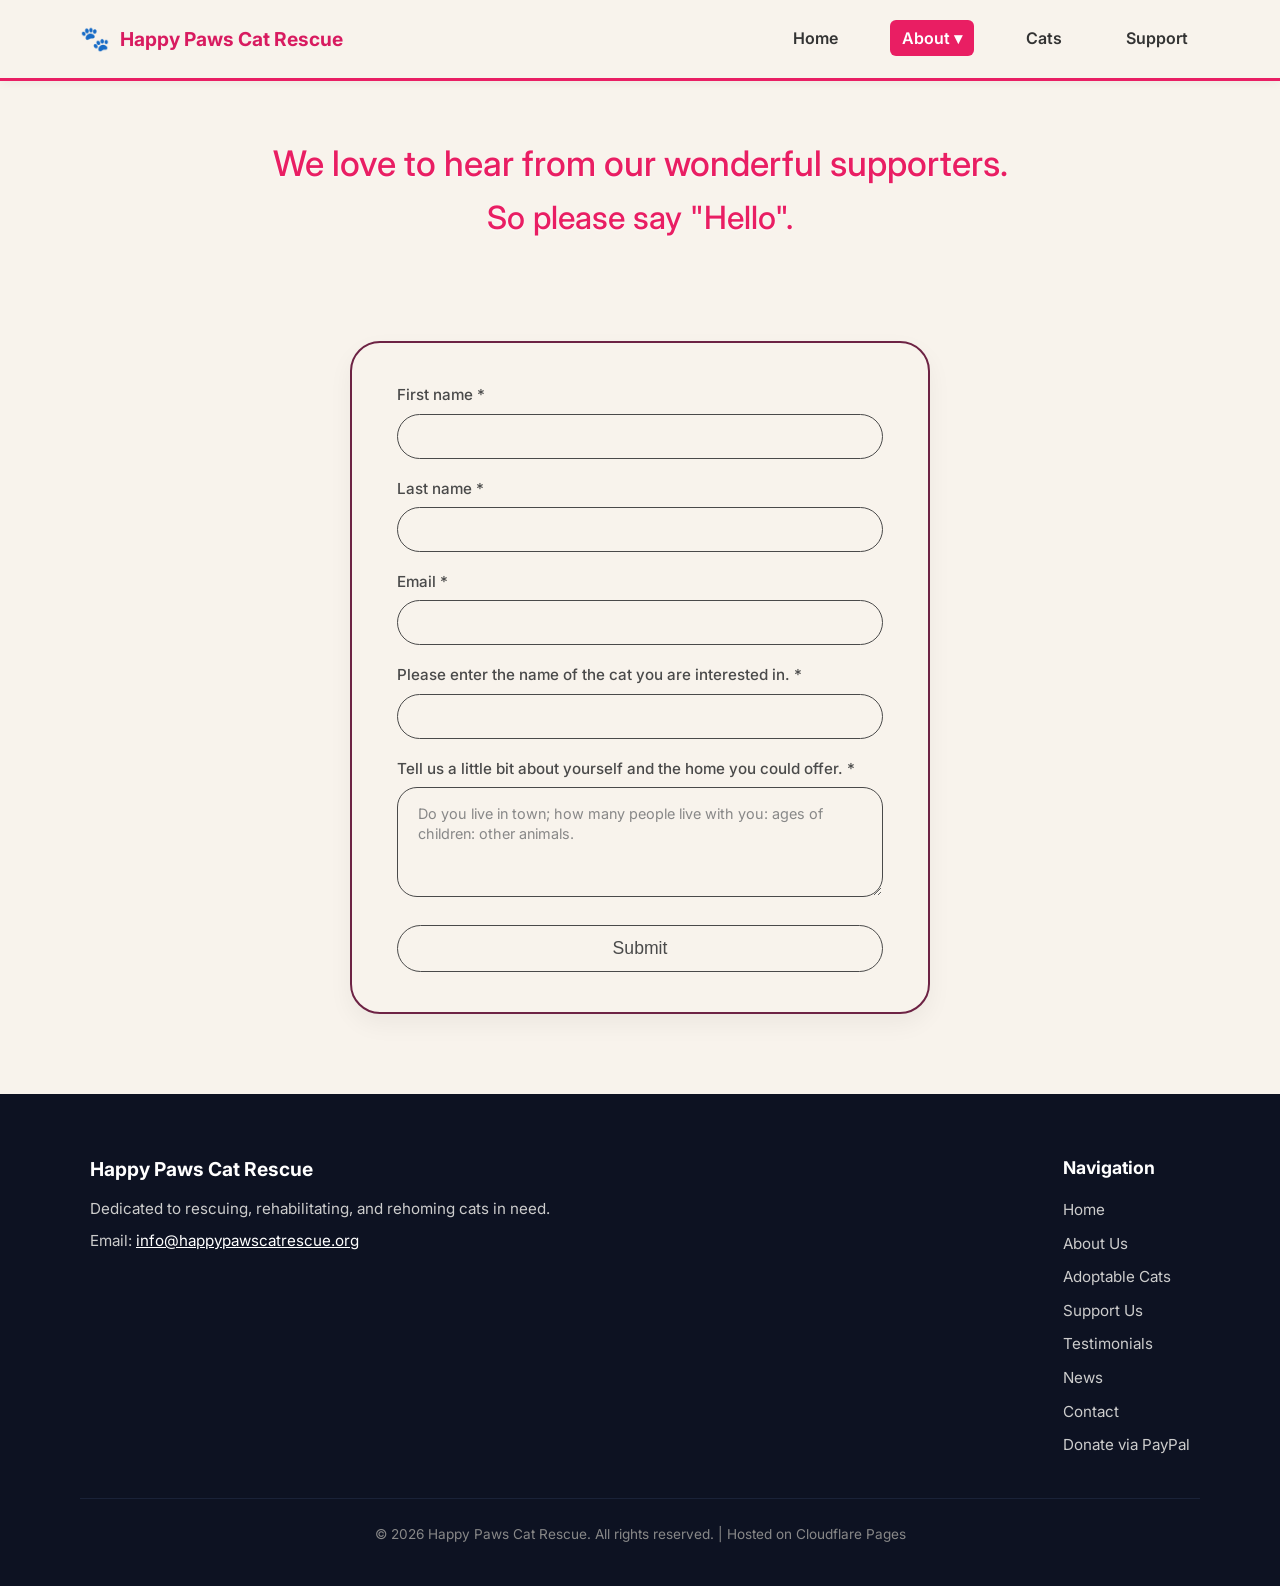
<file: contact.html>
<!DOCTYPE html>
<html lang="en">
<head>
  <meta charset="UTF-8">
  <meta name="viewport" content="width=device-width, initial-scale=1.0">
  <title>Contact Us | Happy Paws Cat Rescue</title>
  <link rel="preconnect" href="https://fonts.googleapis.com">
  <link rel="preconnect" href="https://fonts.gstatic.com" crossorigin>
  <link href="https://fonts.googleapis.com/css2?family=Inter:wght@400;500;600;700&display=swap" rel="stylesheet">
  <link rel="stylesheet" href="style.css">
  <style>
    * {
      box-sizing: border-box;
      margin: 0;
      padding: 0;
    }

    body {
      font-family: 'Inter', sans-serif;
      background-color: #F8F3EC;
      color: #4A4A4A;
      line-height: 1.6;
    }

    /* Navbar */
    .navbar {
      display: flex;
      justify-content: space-between;
      align-items: center;
      padding: 20px 80px;
      background-color: #F8F3EC;
    }

    .logo {
      display: flex;
      align-items: center;
      gap: 10px;
      text-decoration: none;
      font-weight: 700;
      color: #D81B60;
      font-size: 1.2rem;
    }

    .logo-icon {
      font-size: 1.5rem;
    }

    .nav-links {
      display: flex;
      list-style: none;
      gap: 40px;
      align-items: center;
    }

    .nav-links a {
      text-decoration: none;
      color: #333333;
      font-weight: 600;
      font-size: 1rem;
    }

    .nav-links li.dropdown {
      position: relative;
    }

    .dropdown-menu {
      display: none;
      position: absolute;
      top: 100%;
      left: 0;
      background-color: #ffffff;
      min-width: 160px;
      box-shadow: 0 4px 12px rgba(0, 0, 0, 0.15);
      border-radius: 8px;
      padding: 8px 0;
      margin: 0;
      list-style: none;
      z-index: 1000;
    }

    .dropdown-menu li {
      width: 100%;
    }

    .dropdown-menu li a {
      display: block;
      padding: 10px 16px;
      color: #333333;
      text-decoration: none;
      white-space: nowrap;
      font-weight: 500;
    }

    .dropdown-menu li a:hover {
      background-color: #f5f5f5;
      color: #e91e63;
    }

    .nav-links li.dropdown:hover .dropdown-menu {
      display: block;
    }

    /* Hero Banner Area */
    .contact-hero {
      position: relative;
      width: 100%;
      max-width: 1100px;
      height: 480px;
      margin: 20px auto 0;
      border-radius: 12px;
      overflow: hidden;
      background-image: url('https://images.unsplash.com/photo-1514888286974-6c03e2ca1dba?auto=format&fit=crop&w=1200&q=80');
      background-size: cover;
      background-position: center;
      display: flex;
      flex-direction: column;
      align-items: center;
      padding-top: 40px;
      text-align: center;
    }

    .contact-hero-text h1 {
      color: #E91E63;
      font-size: 2.2rem;
      font-weight: 500;
      line-height: 1.3;
      margin-bottom: 5px;
      text-shadow: 0 1px 2px rgba(255, 255, 255, 0.8);
    }

    .contact-hero-text p {
      color: #E91E63;
      font-size: 2rem;
      font-weight: 500;
      text-shadow: 0 1px 2px rgba(255, 255, 255, 0.8);
    }

    /* Overlapping Form Card */
    .form-wrapper {
      max-width: 620px;
      margin: -240px auto 80px;
      position: relative;
      z-index: 10;
      padding: 0 20px;
    }

    .contact-card {
      background-color: #F8F3EC;
      border: 2px solid #6D2344;
      border-radius: 30px;
      padding: 40px 45px;
      box-shadow: 0 10px 25px rgba(0,0,0,0.05);
    }

    .contact-form {
      display: flex;
      flex-direction: column;
      gap: 18px;
    }

    .form-group {
      display: flex;
      flex-direction: column;
      gap: 6px;
    }

    .form-group label {
      font-size: 0.95rem;
      color: #4A4A4A;
      font-weight: 500;
    }

    .form-input {
      width: 100%;
      padding: 12px 20px;
      background-color: #F8F3EC;
      border: 1.5px solid #4A4A4A;
      border-radius: 50px;
      font-family: inherit;
      font-size: 0.95rem;
      color: #333333;
      outline: none;
      transition: border-color 0.2s ease;
    }

    .form-input:focus {
      border-color: #E91E63;
    }

    .form-textarea {
      width: 100%;
      padding: 16px 20px;
      background-color: #F8F3EC;
      border: 1.5px solid #4A4A4A;
      border-radius: 20px;
      font-family: inherit;
      font-size: 0.95rem;
      color: #333333;
      outline: none;
      resize: vertical;
      min-height: 110px;
      transition: border-color 0.2s ease;
    }

    .form-textarea::placeholder {
      color: #888888;
      font-size: 0.9rem;
      line-height: 1.4;
    }

    .form-textarea:focus {
      border-color: #E91E63;
    }

    .btn-submit {
      width: 100%;
      padding: 12px 0;
      background-color: transparent;
      border: 1.5px solid #4A4A4A;
      border-radius: 50px;
      color: #4A4A4A;
      font-size: 1.1rem;
      font-weight: 500;
      cursor: pointer;
      margin-top: 10px;
      transition: all 0.2s ease;
    }

    .btn-submit:hover {
      background-color: #4A4A4A;
      color: #ffffff;
    }

    /* Dark Two-Column Global Footer */
    .dark-footer {
      background-color: #0d1222;
      color: #ffffff;
      padding: 60px 80px 40px;
    }

    .footer-top-grid {
      max-width: 1100px;
      margin: 0 auto 40px;
      display: flex;
      justify-content: space-between;
      gap: 60px;
    }

    .footer-info-col h3 {
      font-size: 1.2rem;
      font-weight: 700;
      margin-bottom: 12px;
    }

    .footer-info-col p {
      color: #cccccc;
      font-size: 0.95rem;
      margin-bottom: 8px;
    }

    .footer-info-col a {
      color: #ffffff;
      text-decoration: underline;
    }

    .footer-nav-col h4 {
      font-size: 1.1rem;
      font-weight: 700;
      margin-bottom: 15px;
    }

    .footer-nav-col ul {
      list-style: none;
      display: flex;
      flex-direction: column;
      gap: 8px;
    }

    .footer-nav-col a {
      color: #cccccc;
      text-decoration: none;
      font-size: 0.95rem;
      transition: color 0.2s ease;
    }

    .footer-nav-col a:hover {
      color: #E91E63;
    }

    .footer-bottom-bar {
      border-top: 1px solid #1a2238;
      padding-top: 25px;
      text-align: center;
      color: #888888;
      font-size: 0.85rem;
    }

    @media (max-width: 800px) {
      .navbar {
        padding: 20px;
      }
      .contact-hero {
        height: 380px;
        margin: 0 10px;
        border-radius: 0;
      }
      .contact-hero-text h1 {
        font-size: 1.6rem;
      }
      .contact-hero-text p {
        font-size: 1.4rem;
      }
      .form-wrapper {
        margin-top: -160px;
      }
      .contact-card {
        padding: 25px 20px;
      }
      .footer-top-grid {
        flex-direction: column;
        text-align: center;
      }
      .dark-footer {
        padding: 40px 20px 30px;
      }
    }
  </style>
</head>
<body>

  <header class="navbar">
    <a href="index.html" class="logo">
      <span class="logo-icon">🐾</span> Happy Paws Cat Rescue
    </a>
    <nav>
      <ul class="nav-links">
        <li><a href="index.html">Home</a></li>
        <li class="dropdown">
          <a href="about.html" class="dropdown-toggle active">About ▾</a>
          <ul class="dropdown-menu">
            <li><a href="about.html">About Us</a></li>
            <li><a href="testimonials.html">Testimonials</a></li>
            <li><a href="news.html">News</a></li>
            <li><a href="contact.html" style="font-weight: bold; color: #E91E63;">Contact</a></li>
          </ul>
        </li>
        <li><a href="cats.html">Cats</a></li>
        <li><a href="support.html">Support</a></li>
      </ul>
    </nav>
  </header>

  <section class="contact-hero">
    <div class="contact-hero-text">
      <h1>We love to hear from our wonderful supporters.</h1>
      <p>So please say "Hello".</p>
    </div>
  </section>

  <main class="form-wrapper">
    <div class="contact-card">
      <form class="contact-form" action="mailto:info@happypawscatrescue.org" method="POST" enctype="text/plain">
        
        <div class="form-group">
          <label for="first-name">First name *</label>
          <input type="text" id="first-name" name="First Name" class="form-input" required>
        </div>

        <div class="form-group">
          <label for="last-name">Last name *</label>
          <input type="text" id="last-name" name="Last Name" class="form-input" required>
        </div>

        <div class="form-group">
          <label for="email">Email *</label>
          <input type="email" id="email" name="Email" class="form-input" required>
        </div>

        <div class="form-group">
          <label for="cat-name">Please enter the name of the cat you are interested in. *</label>
          <input type="text" id="cat-name" name="Cat Interested In" class="form-input" required>
        </div>

        <div class="form-group">
          <label for="about-home">Tell us a little bit about yourself and the home you could offer. *</label>
          <textarea id="about-home" name="Home Details" class="form-textarea" placeholder="Do you live in town; how many people live with you: ages of children: other animals." required></textarea>
        </div>

        <button type="submit" class="btn-submit">Submit</button>

      </form>
    </div>
  </main>

  <footer class="dark-footer">
    <div class="footer-top-grid">
      <div class="footer-info-col">
        <h3>Happy Paws Cat Rescue</h3>
        <p>Dedicated to rescuing, rehabilitating, and rehoming cats in need.</p>
        <p>Email: <a href="mailto:info@happypawscatrescue.org">info@happypawscatrescue.org</a></p>
      </div>
      <div class="footer-nav-col">
        <h4>Navigation</h4>
        <ul>
          <li><a href="index.html">Home</a></li>
          <li><a href="about.html">About Us</a></li>
          <li><a href="cats.html">Adoptable Cats</a></li>
          <li><a href="support.html">Support Us</a></li>
          <li><a href="testimonials.html">Testimonials</a></li>
          <li><a href="news.html">News</a></li>
          <li><a href="contact.html">Contact</a></li>
          <li><a href="https://www.powr.io/checkout_screen?unique_label=53e84b1e_1738673195" target="_blank" rel="noopener noreferrer">Donate via PayPal</a></li>
        </ul>
      </div>
    </div>
    <div class="footer-bottom-bar">
      &copy; 2026 Happy Paws Cat Rescue. All rights reserved. | Hosted on Cloudflare Pages
    </div>
  </footer>

</body>
</html>
</file>
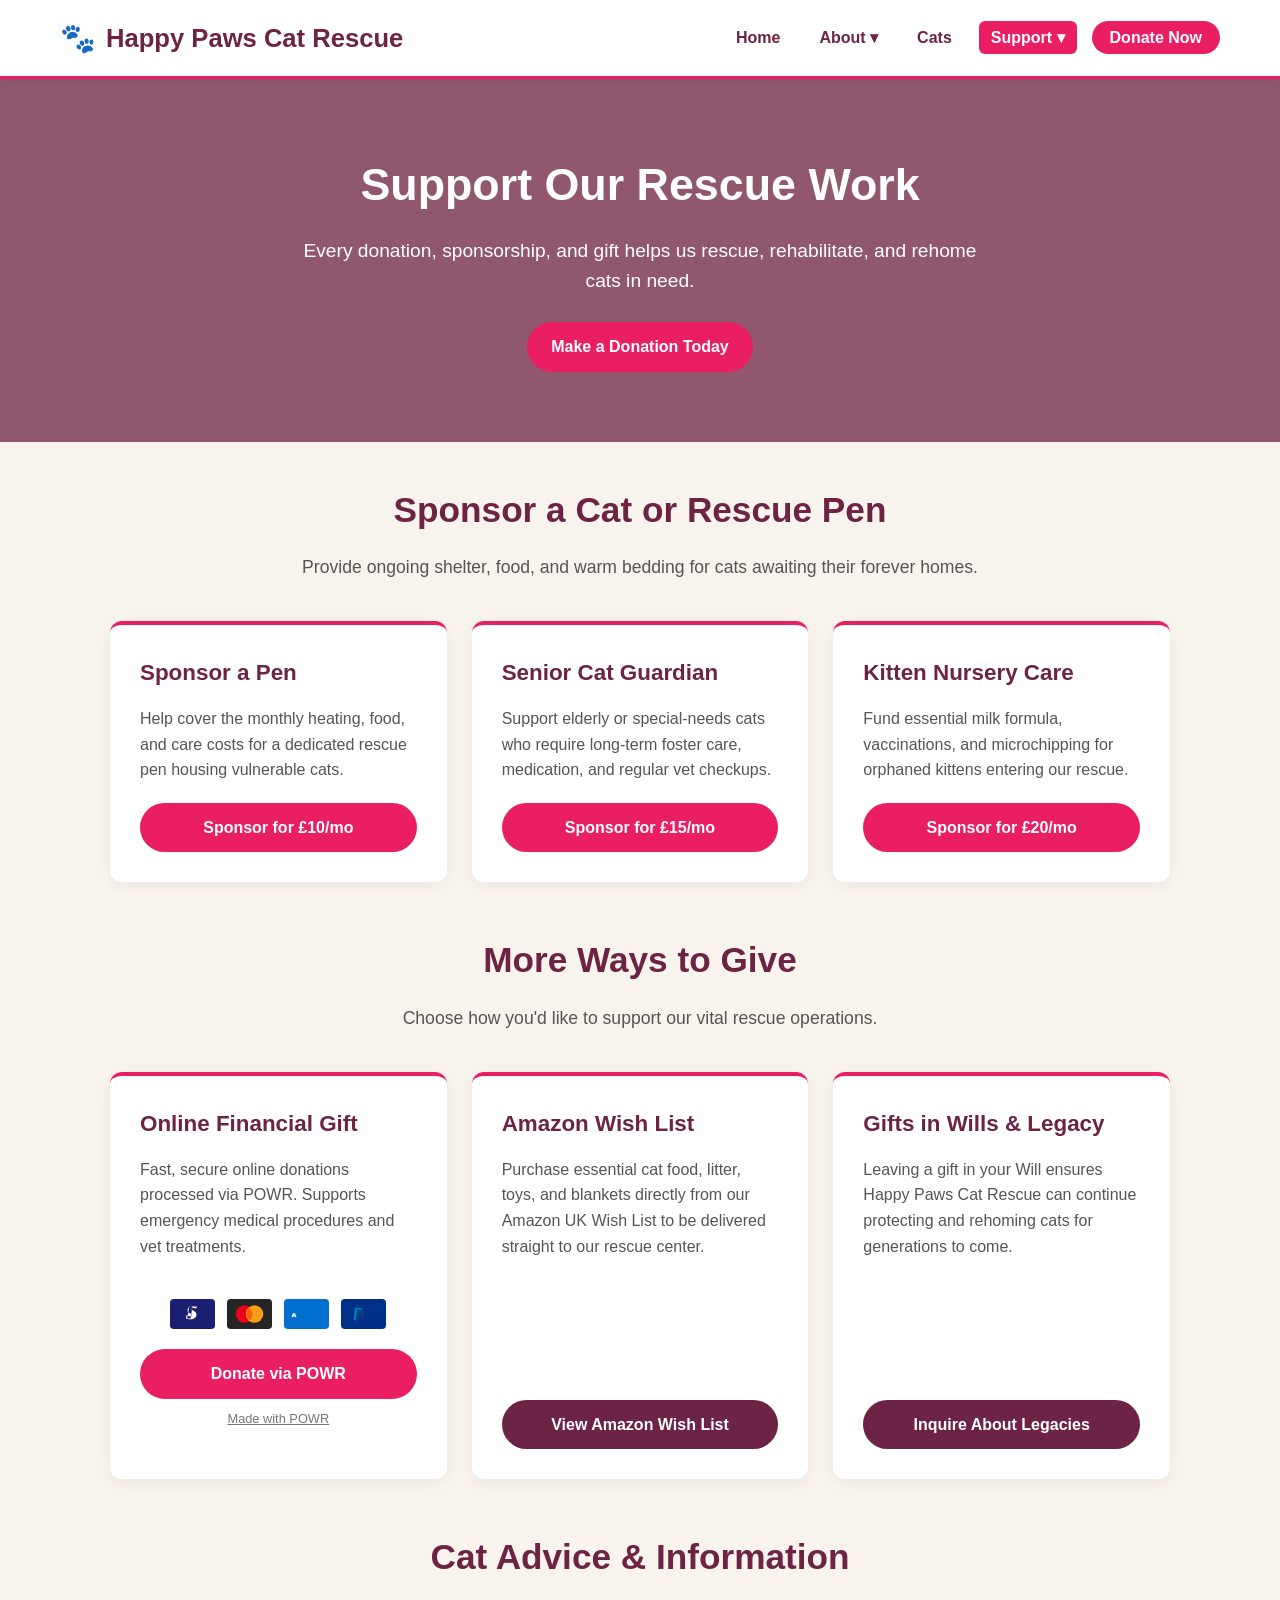
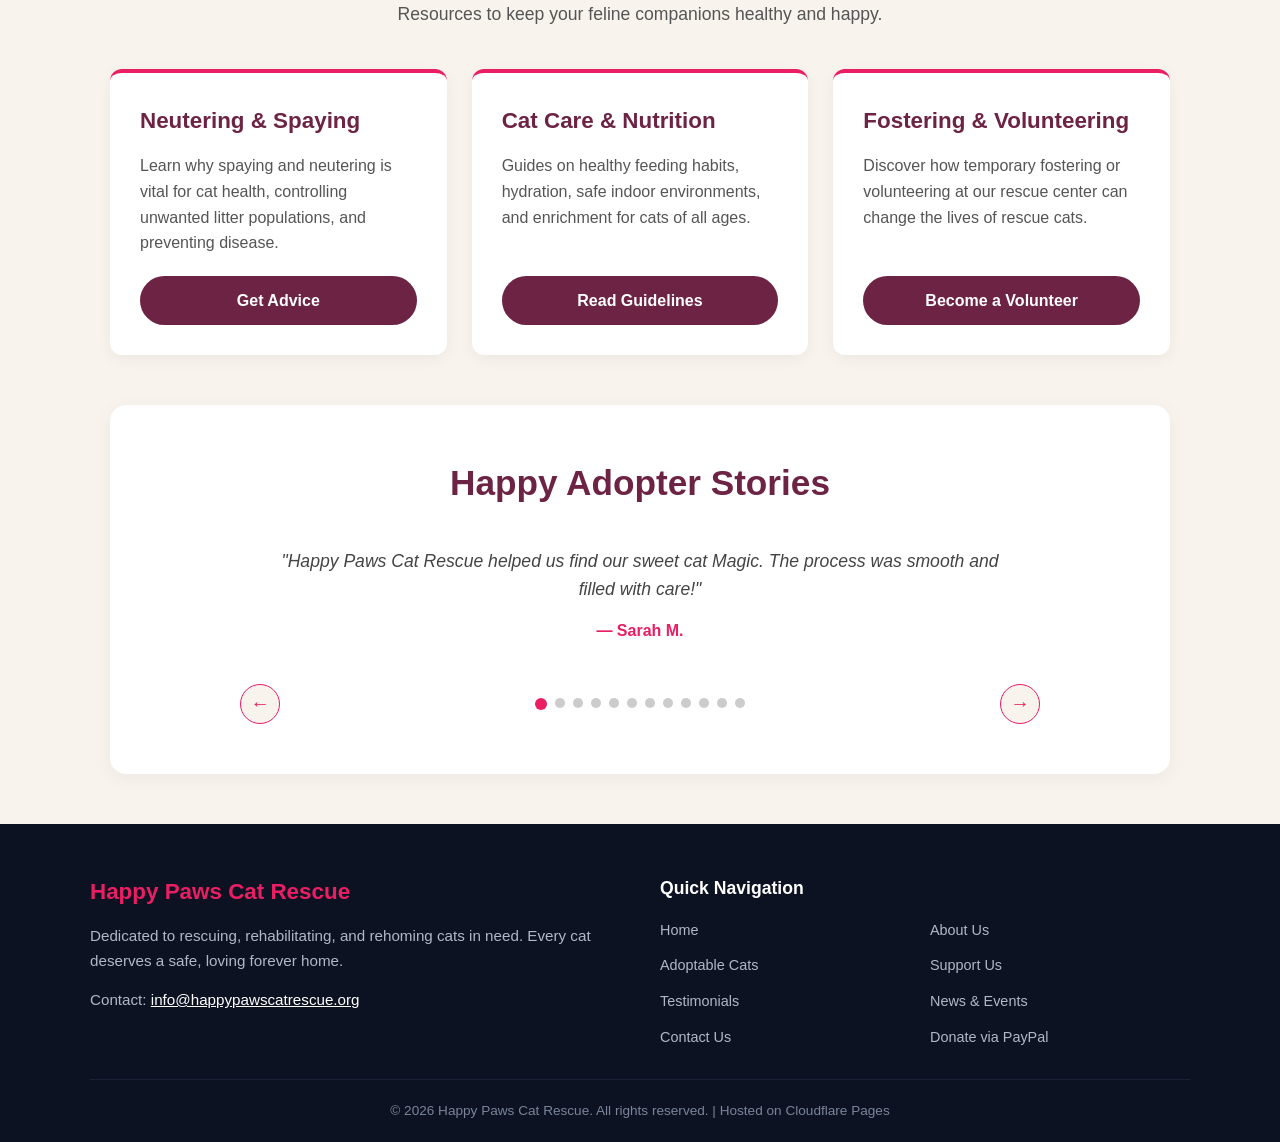
<file: support.html>
<!DOCTYPE html>
<html lang="en">
<head>
  <meta charset="UTF-8">
  <meta name="viewport" content="width=device-width, initial-scale=1.0">
  <title>Support Us — Happy Paws Cat Rescue</title>
  <link rel="stylesheet" href="style.css">
</head>
<body>

  <header>
    <div class="header-container">
      <a href="index.html" class="logo-link">
        <span class="logo-icon">🐾</span>
        <span class="logo-text">Happy Paws Cat Rescue</span>
      </a>
      <nav>
        <ul>
          <li><a href="index.html">Home</a></li>
          
          <li class="dropdown">
            <a href="about.html">About ▾</a>
            <ul class="dropdown-menu">
              <li><a href="about.html">About Us</a></li>
              <li><a href="testimonials.html">Testimonials</a></li>
              <li><a href="news.html">News & Events</a></li>
              <li><a href="contact.html">Contact Us</a></li>
            </ul>
          </li>

          <li><a href="cats.html">Cats</a></li>

          <li class="dropdown">
            <a href="support.html" class="active">Support ▾</a>
            <ul class="dropdown-menu">
              <li class="has-submenu">
                <a href="support.html#sponsor">Sponsor a Cat <span>▸</span></a>
                <ul class="submenu">
                  <li><a href="support.html#sponsor">Sponsor a Cat Pen</a></li>
                  <li><a href="support.html#sponsor">Senior Cat Guardian</a></li>
                  <li><a href="support.html#sponsor">Kitten Care Package</a></li>
                </ul>
              </li>
              <li class="has-submenu">
                <a href="support.html#donate">Ways to Donate <span>▸</span></a>
                <ul class="submenu">
                  <li><a href="https://www.powr.io/checkout_screen?unique_label=53e84b1e_1738673195" target="_blank">One-Off Donation</a></li>
                  <li><a href="support.html#monthly">Monthly Supporter</a></li>
                  <li><a href="support.html#legacy">Gifts in Wills</a></li>
                  <li><a href="support.html#memory">Giving in Memory</a></li>
                </ul>
              </li>
              <li class="has-submenu">
                <a href="contact.html">Volunteering <span>▸</span></a>
                <ul class="submenu">
                  <li><a href="contact.html">Volunteer with Cats</a></li>
                  <li><a href="contact.html">Foster a Cat</a></li>
                  <li><a href="contact.html">Community Fundraising</a></li>
                </ul>
              </li>
              <li class="has-submenu">
                <a href="support.html#cat-info">Cat Advice & Info <span>▸</span></a>
                <ul class="submenu">
                  <li><a href="support.html#cat-info">Cat Care Guides</a></li>
                  <li><a href="support.html#cat-info">Neutering & Health</a></li>
                  <li><a href="support.html#cat-info">Behavior Tips</a></li>
                </ul>
              </li>
              <li><a href="https://www.amazon.co.uk/hz/wishlist/ls/NIP6D5C7IX97/ref=nav_wishlist_lists_1" target="_blank">Amazon Wish List</a></li>
            </ul>
          </li>

          <li><a href="https://www.powr.io/checkout_screen?unique_label=53e84b1e_1738673195" target="_blank" class="nav-donate-btn">Donate Now</a></li>
        </ul>
      </nav>
    </div>
  </header>

  <section class="hero-banner">
    <h1>Support Our Rescue Work</h1>
    <p>Every donation, sponsorship, and gift helps us rescue, rehabilitate, and rehome cats in need.</p>
    <a href="https://www.powr.io/checkout_screen?unique_label=53e84b1e_1738673195" target="_blank" class="btn-primary">Make a Donation Today</a>
  </section>

  <section class="container" id="sponsor">
    <h2 class="section-title">Sponsor a Cat or Rescue Pen</h2>
    <p class="section-subtitle">Provide ongoing shelter, food, and warm bedding for cats awaiting their forever homes.</p>
    
    <div class="card-grid">
      <div class="card">
        <h3>Sponsor a Pen</h3>
        <p>Help cover the monthly heating, food, and care costs for a dedicated rescue pen housing vulnerable cats.</p>
        <a href="https://www.powr.io/checkout_screen?unique_label=53e84b1e_1738673195" target="_blank" class="btn-primary">Sponsor for £10/mo</a>
      </div>

      <div class="card">
        <h3>Senior Cat Guardian</h3>
        <p>Support elderly or special-needs cats who require long-term foster care, medication, and regular vet checkups.</p>
        <a href="https://www.powr.io/checkout_screen?unique_label=53e84b1e_1738673195" target="_blank" class="btn-primary">Sponsor for £15/mo</a>
      </div>

      <div class="card">
        <h3>Kitten Nursery Care</h3>
        <p>Fund essential milk formula, vaccinations, and microchipping for orphaned kittens entering our rescue.</p>
        <a href="https://www.powr.io/checkout_screen?unique_label=53e84b1e_1738673195" target="_blank" class="btn-primary">Sponsor for £20/mo</a>
      </div>
    </div>
  </section>

  <section class="container" id="donate">
    <h2 class="section-title">More Ways to Give</h2>
    <p class="section-subtitle">Choose how you'd like to support our vital rescue operations.</p>

    <div class="card-grid">
      <div class="card" id="monthly">
        <h3>Online Financial Gift</h3>
        <p>Fast, secure online donations processed via POWR. Supports emergency medical procedures and vet treatments.</p>
        
        <div class="payment-logos">
          <svg viewBox="0 0 36 24" width="36"><rect width="36" height="24" rx="3" fill="#1A1F71"/><path d="M13.8 15.5l1.6-9.6h2.6l-1.6 9.6h-2.6zm6.8-9.4c-.5-.2-1.3-.4-2.3-.4-2.5 0-4.3 1.3-4.3 3.2 0 1.4 1.3 2.2 2.2 2.7.9.5 1.3.8 1.3 1.2 0 .6-.8.9-1.5.9-1 0-1.6-.2-2.4-.5l-.4-.2-.4 2.6c.7.3 2 .6 3.3.6 3.1 0 5.1-1.5 5.1-3.8 0-1.3-.8-2.3-2.5-3.1-.9-.5-1.5-.8-1.5-1.3 0-.4.5-.9 1.5-.9.9 0 1.6.2 2.1.4l.3.1.4-2.5z" fill="#fff"/></svg>
          <svg viewBox="0 0 36 24" width="36"><rect width="36" height="24" rx="3" fill="#252525"/><circle cx="14" cy="12" r="7" fill="#EB001B"/><circle cx="22" cy="12" r="7" fill="#F79E1B"/><path d="M18 6.8a6.9 6.9 0 010 10.4 6.9 6.9 0 010-10.4z" fill="#FF5F00"/></svg>
          <svg viewBox="0 0 36 24" width="36"><rect width="36" height="24" rx="3" fill="#016FD0"/><path d="M6 14.5l1.2-3.2h1.6l1.2 3.2H8.8l-.2-.6H7.4l-.2.6H6zm1.7-1.3h.8l-.4-1.1-.4 1.1z" fill="#fff"/></svg>
          <svg viewBox="0 0 36 24" width="36"><rect width="36" height="24" rx="3" fill="#003087"/><path d="M11 7h4c1.5 0 2.5.8 2.3 2.2-.3 1.8-1.7 2.8-3.3 2.8h-1.3l-.7 4.5H10L11 7z" fill="#0079C1"/><path d="M13 8.5h3.5c1.3 0 2.2.7 2 2-.3 1.6-1.5 2.5-3 2.5H14l-.8 5H12l1-9.5z" fill="#00457C"/></svg>
        </div>

        <a href="https://www.powr.io/checkout_screen?unique_label=53e84b1e_1738673195" target="_blank" class="btn-primary">Donate via POWR</a>
        <p style="text-align: center; margin-top: 10px; font-size: 0.8rem;">
          <a href="https://www.powr.io/paypal-button-website-app?utm_src=watermark-paypal-button" target="_blank" style="color: #777; text-decoration: underline;">Made with POWR</a>
        </p>
      </div>

      <div class="card">
        <h3>Amazon Wish List</h3>
        <p>Purchase essential cat food, litter, toys, and blankets directly from our Amazon UK Wish List to be delivered straight to our rescue center.</p>
        <a href="https://www.amazon.co.uk/hz/wishlist/ls/NIP6D5C7IX97/ref=nav_wishlist_lists_1" target="_blank" class="btn-secondary">View Amazon Wish List</a>
      </div>

      <div class="card" id="legacy">
        <h3>Gifts in Wills & Legacy</h3>
        <p>Leaving a gift in your Will ensures Happy Paws Cat Rescue can continue protecting and rehoming cats for generations to come.</p>
        <a href="contact.html" class="btn-secondary">Inquire About Legacies</a>
      </div>
    </div>
  </section>

  <section class="container" id="cat-info">
    <h2 class="section-title">Cat Advice & Information</h2>
    <p class="section-subtitle">Resources to keep your feline companions healthy and happy.</p>

    <div class="card-grid">
      <div class="card">
        <h3>Neutering & Spaying</h3>
        <p>Learn why spaying and neutering is vital for cat health, controlling unwanted litter populations, and preventing disease.</p>
        <a href="contact.html" class="btn-secondary">Get Advice</a>
      </div>

      <div class="card">
        <h3>Cat Care & Nutrition</h3>
        <p>Guides on healthy feeding habits, hydration, safe indoor environments, and enrichment for cats of all ages.</p>
        <a href="contact.html" class="btn-secondary">Read Guidelines</a>
      </div>

      <div class="card">
        <h3>Fostering & Volunteering</h3>
        <p>Discover how temporary fostering or volunteering at our rescue center can change the lives of rescue cats.</p>
        <a href="contact.html" class="btn-secondary">Become a Volunteer</a>
      </div>
    </div>
  </section>

  <section class="container">
    <div class="testimonials-section">
      <h2 class="section-title">Happy Adopter Stories</h2>
      <div class="carousel-container">
        <div class="carousel-track" id="testimonialTrack">
          <div class="slide">
            <p>"Happy Paws Cat Rescue helped us find our sweet cat Magic. The process was smooth and filled with care!"</p>
            <h4>— Sarah M.</h4>
          </div>
          <div class="slide">
            <p>"Sponsoring a pen has been so rewarding. Thank you for all the dedicated work you do!"</p>
            <h4>— David P.</h4>
          </div>
          <div class="slide">
            <p>"Adopting our senior pair was the best decision we ever made. Excellent support from Happy Paws!"</p>
            <h4>— Emma & James</h4>
          </div>
          <div class="slide">
            <p>"Wonderful rescue! Their Amazon wishlist makes it so easy to send supplies directly."</p>
            <h4>— Rachel K.</h4>
          </div>
          <div class="slide">
            <p>"Great communication during the adoption process. We love our new rescue kitten."</p>
            <h4>— Mark B.</h4>
          </div>
          <div class="slide">
            <p>"A wonderful charity with genuine passion for cat welfare. Highly recommended!"</p>
            <h4>— Laura T.</h4>
          </div>
          <div class="slide">
            <p>"The advice on introducing a second cat was incredibly helpful and spot on."</p>
            <h4>— Chris H.</h4>
          </div>
          <div class="slide">
            <p>"We send monthly donations to support senior cat care. Keep up the amazing work!"</p>
            <h4>— Patricia W.</h4>
          </div>
          <div class="slide">
            <p>"From initial application to home visit, everything was transparent and friendly."</p>
            <h4>— Tom S.</h4>
          </div>
          <div class="slide">
            <p>"Our foster experience was so smooth thanks to the support team."</p>
            <h4>— Helen D.</h4>
          </div>
          <div class="slide">
            <p>"Happy Paws makes a huge difference in our local community for stray cats."</p>
            <h4>— Gary L.</h4>
          </div>
          <div class="slide">
            <p>"Adopted our cat 3 years ago and Happy Paws is still always happy to answer advice questions!"</p>
            <h4>— Chloe R.</h4>
          </div>
        </div>

        <div class="carousel-controls">
          <button class="carousel-arrow" id="prevBtn">&larr;</button>
          <div class="carousel-dots" id="dotsContainer"></div>
          <button class="carousel-arrow" id="nextBtn">&rarr;</button>
        </div>
      </div>
    </div>
  </section>

  <footer>
    <div class="footer-container">
      <div class="footer-left">
        <h3>Happy Paws Cat Rescue</h3>
        <p>Dedicated to rescuing, rehabilitating, and rehoming cats in need. Every cat deserves a safe, loving forever home.</p>
        <p>Contact: <a href="mailto:info@happypawscatrescue.org">info@happypawscatrescue.org</a></p>
      </div>

      <div class="footer-right">
        <h4>Quick Navigation</h4>
        <ul class="footer-nav">
          <li><a href="index.html">Home</a></li>
          <li><a href="about.html">About Us</a></li>
          <li><a href="cats.html">Adoptable Cats</a></li>
          <li><a href="support.html">Support Us</a></li>
          <li><a href="testimonials.html">Testimonials</a></li>
          <li><a href="news.html">News & Events</a></li>
          <li><a href="contact.html">Contact Us</a></li>
          <li><a href="https://www.powr.io/checkout_screen?unique_label=53e84b1e_1738673195" target="_blank">Donate via PayPal</a></li>
        </ul>
      </div>
    </div>

    <div class="footer-bottom">
      <p>&copy; 2026 Happy Paws Cat Rescue. All rights reserved. | Hosted on Cloudflare Pages</p>
    </div>
  </footer>

  <script>
    const track = document.getElementById('testimonialTrack');
    const slides = Array.from(track.children);
    const prevBtn = document.getElementById('prevBtn');
    const nextBtn = document.getElementById('nextBtn');
    const dotsContainer = document.getElementById('dotsContainer');
    let currentIndex = 0;

    // Create 12 dot indicators
    slides.forEach((_, index) => {
      const dot = document.createElement('div');
      dot.classList.add('dot');
      if (index === 0) dot.classList.add('active');
      dot.addEventListener('click', () => goToSlide(index));
      dotsContainer.appendChild(dot);
    });

    const dots = Array.from(dotsContainer.children);

    function updateCarousel() {
      track.style.transform = `translateX(-${currentIndex * 100}%)`;
      dots.forEach((dot, index) => {
        dot.classList.toggle('active', index === currentIndex);
      });
    }

    function goToSlide(index) {
      currentIndex = index;
      updateCarousel();
    }

    prevBtn.addEventListener('click', () => {
      currentIndex = (currentIndex === 0) ? slides.length - 1 : currentIndex - 1;
      updateCarousel();
    });

    nextBtn.addEventListener('click', () => {
      currentIndex = (currentIndex === slides.length - 1) ? 0 : currentIndex + 1;
      updateCarousel();
    });
  </script>

</body>
</html>
</file>
<file: style.css>
/* ==========================================================================
   HAPPY PAWS CAT RESCUE - MASTER STYLESHEET
   Colors: Cream (#F8F3EC), Pink (#E91E63, #D81B60), Maroon (#6D2344), Dark Navy (#0d1222)
   ========================================================================== */

* {
  box-sizing: border-box;
  margin: 0;
  padding: 0;
}

body {
  font-family: 'Segoe UI', Tahoma, Geneva, Verdana, sans-serif;
  background-color: #F8F3EC;
  color: #333333;
  line-height: 1.6;
  overflow-x: hidden;
}

/* --------------------------------------------------------------------------
   HEADER & NAVIGATION (WITH MEGA DROPDOWNS)
   -------------------------------------------------------------------------- */
header {
  background-color: #ffffff;
  border-bottom: 3px solid #E91E63;
  position: sticky;
  top: 0;
  z-index: 1000;
  box-shadow: 0 2px 10px rgba(0,0,0,0.05);
}

.header-container {
  max-width: 1200px;
  margin: 0 auto;
  display: flex;
  align-items: center;
  justify-content: space-between;
  padding: 15px 20px;
}

.logo-link {
  display: flex;
  align-items: center;
  text-decoration: none;
  gap: 10px;
}

.logo-text {
  font-size: 1.6rem;
  font-weight: 800;
  color: #6D2344;
  white-space: nowrap;
}

.logo-icon {
  font-size: 1.8rem;
}

nav ul {
  display: flex;
  list-style: none;
  gap: 15px;
  align-items: center;
}

nav a {
  text-decoration: none;
  color: #6D2344;
  font-weight: 700;
  font-size: 1rem;
  padding: 8px 12px;
  border-radius: 6px;
  transition: background 0.2s, color 0.2s;
}

nav a:hover, nav a.active {
  background-color: #E91E63;
  color: #ffffff;
}

/* Main Dropdown Logic */
.dropdown {
  position: relative;
}

.dropdown-menu {
  display: none;
  position: absolute;
  top: 100%;
  left: 0;
  background: #ffffff;
  min-width: 240px;
  box-shadow: 0 8px 24px rgba(0,0,0,0.15);
  border-radius: 8px;
  border: 1px solid #f0e6e8;
  padding: 10px 0;
  z-index: 1001;
}

.dropdown:hover > .dropdown-menu {
  display: block;
}

.dropdown-menu li {
  position: relative;
  width: 100%;
}

.dropdown-menu li a {
  display: flex;
  justify-content: space-between;
  align-items: center;
  padding: 10px 20px;
  color: #6D2344;
  font-weight: 600;
  border-radius: 0;
}

.dropdown-menu li a:hover {
  background-color: #F8F3EC;
  color: #D81B60;
}

/* Nested Submenu (Level 2 Dropdown) */
.has-submenu .submenu {
  display: none;
  position: absolute;
  top: 0;
  left: 100%;
  background: #ffffff;
  min-width: 220px;
  box-shadow: 0 8px 24px rgba(0,0,0,0.15);
  border-radius: 8px;
  border: 1px solid #f0e6e8;
  padding: 10px 0;
}

.has-submenu:hover > .submenu {
  display: block;
}

.nav-donate-btn {
  background-color: #E91E63;
  color: #ffffff !important;
  border-radius: 20px !important;
  padding: 8px 18px !important;
}

.nav-donate-btn:hover {
  background-color: #D81B60 !important;
}

/* --------------------------------------------------------------------------
   HERO & BANNERS
   -------------------------------------------------------------------------- */
.hero-banner {
  background: linear-gradient(rgba(109, 35, 68, 0.75), rgba(109, 35, 68, 0.75)), 
              url('https://images.unsplash.com/photo-1514888286974-6c03e2ca1dba?auto=format&fit=crop&w=1350&q=80') center/cover no-repeat;
  color: #ffffff;
  padding: 70px 20px;
  text-align: center;
}

.hero-banner h1 {
  font-size: 2.8rem;
  margin-bottom: 15px;
}

.hero-banner p {
  font-size: 1.2rem;
  max-width: 700px;
  margin: 0 auto 25px auto;
}

/* --------------------------------------------------------------------------
   PAGE CONTENT SECTIONS & CARDS
   -------------------------------------------------------------------------- */
.container {
  max-width: 1100px;
  margin: 40px auto;
  padding: 0 20px;
}

.section-title {
  text-align: center;
  color: #6D2344;
  font-size: 2.2rem;
  margin-bottom: 15px;
}

.section-subtitle {
  text-align: center;
  color: #555555;
  font-size: 1.1rem;
  margin-bottom: 40px;
}

.card-grid {
  display: grid;
  grid-template-columns: repeat(auto-fit, minmax(300px, 1fr));
  gap: 25px;
  margin-bottom: 50px;
}

.card {
  background: #ffffff;
  border-radius: 12px;
  padding: 30px;
  box-shadow: 0 4px 15px rgba(0,0,0,0.05);
  border-top: 4px solid #E91E63;
  display: flex;
  flex-direction: column;
  justify-content: space-between;
  transition: transform 0.2s, box-shadow 0.2s;
}

.card:hover {
  transform: translateY(-5px);
  box-shadow: 0 8px 25px rgba(0,0,0,0.1);
}

.card h3 {
  color: #6D2344;
  font-size: 1.4rem;
  margin-bottom: 15px;
}

.card p {
  color: #555555;
  margin-bottom: 20px;
  flex-grow: 1;
}

/* Buttons */
.btn-primary {
  display: inline-block;
  background-color: #E91E63;
  color: #ffffff;
  padding: 12px 24px;
  border-radius: 30px;
  text-decoration: none;
  font-weight: 700;
  text-align: center;
  transition: background 0.2s;
  border: none;
  cursor: pointer;
}

.btn-primary:hover {
  background-color: #D81B60;
}

.btn-secondary {
  display: inline-block;
  background-color: #6D2344;
  color: #ffffff;
  padding: 12px 24px;
  border-radius: 30px;
  text-decoration: none;
  font-weight: 700;
  text-align: center;
  transition: background 0.2s;
}

.btn-secondary:hover {
  background-color: #521932;
}

/* SVG Payment Logos */
.payment-logos {
  display: flex;
  gap: 12px;
  justify-content: center;
  align-items: center;
  flex-wrap: wrap;
  margin: 20px 0;
}

.payment-logos svg {
  height: 30px;
  width: auto;
}

/* --------------------------------------------------------------------------
   TESTIMONIAL CAROUSEL (MANUAL NAV ONLY)
   -------------------------------------------------------------------------- */
.testimonials-section {
  background-color: #ffffff;
  padding: 50px 20px;
  border-radius: 16px;
  margin: 50px 0;
  box-shadow: 0 4px 20px rgba(0,0,0,0.05);
}

.carousel-container {
  position: relative;
  max-width: 800px;
  margin: 0 auto;
  overflow: hidden;
}

.carousel-track {
  display: flex;
  transition: transform 0.4s ease-in-out;
}

.slide {
  min-width: 100%;
  padding: 20px 40px;
  text-align: center;
}

.slide p {
  font-style: italic;
  font-size: 1.1rem;
  color: #444444;
  margin-bottom: 15px;
}

.slide h4 {
  color: #E91E63;
  font-size: 1rem;
}

.carousel-controls {
  display: flex;
  justify-content: space-between;
  align-items: center;
  margin-top: 20px;
}

.carousel-arrow {
  background: #F8F3EC;
  border: 1px solid #E91E63;
  color: #E91E63;
  width: 40px;
  height: 40px;
  border-radius: 50%;
  font-size: 1.2rem;
  cursor: pointer;
  transition: all 0.2s;
}

.carousel-arrow:hover {
  background: #E91E63;
  color: #ffffff;
}

.carousel-dots {
  display: flex;
  gap: 8px;
}

.dot {
  width: 10px;
  height: 10px;
  background: #ccc;
  border-radius: 50%;
  cursor: pointer;
}

.dot.active {
  background: #E91E63;
  width: 12px;
  height: 12px;
}

/* --------------------------------------------------------------------------
   DARK NAVY FOOTER
   -------------------------------------------------------------------------- */
footer {
  background-color: #0d1222;
  color: #ffffff;
  padding: 50px 20px 20px 20px;
}

.footer-container {
  max-width: 1100px;
  margin: 0 auto;
  display: grid;
  grid-template-columns: 1fr 1fr;
  gap: 40px;
}

.footer-left h3 {
  color: #E91E63;
  font-size: 1.4rem;
  margin-bottom: 15px;
}

.footer-left p {
  color: #b0b8c8;
  margin-bottom: 15px;
  font-size: 0.95rem;
}

.footer-left a {
  color: #ffffff;
  text-decoration: underline;
}

.footer-right h4 {
  color: #ffffff;
  font-size: 1.1rem;
  margin-bottom: 15px;
}

.footer-nav {
  display: grid;
  grid-template-columns: 1fr 1fr;
  gap: 10px;
  list-style: none;
}

.footer-nav a {
  color: #b0b8c8;
  text-decoration: none;
  font-size: 0.9rem;
  transition: color 0.2s;
}

.footer-nav a:hover {
  color: #E91E63;
}

.footer-bottom {
  max-width: 1100px;
  margin: 30px auto 0 auto;
  padding-top: 20px;
  border-top: 1px solid #1a2238;
  text-align: center;
  color: #7a8599;
  font-size: 0.85rem;
}

/* --------------------------------------------------------------------------
   RESPONSIVE / MOBILE CSS RULES
   -------------------------------------------------------------------------- */
@media (max-width: 768px) {
  .header-container {
    flex-direction: column;
    gap: 15px;
  }
  
  .logo-text {
    white-space: nowrap;
  }

  nav ul {
    flex-wrap: wrap;
    justify-content: center;
  }

  .dropdown-menu, .has-submenu .submenu {
    position: static;
    box-shadow: none;
    border: none;
    background-color: #fcf8f9;
    padding-left: 15px;
  }

  .footer-container {
    grid-template-columns: 1fr;
  }
  
  .card-grid {
    grid-template-columns: 1fr;
  }
}
</file>
